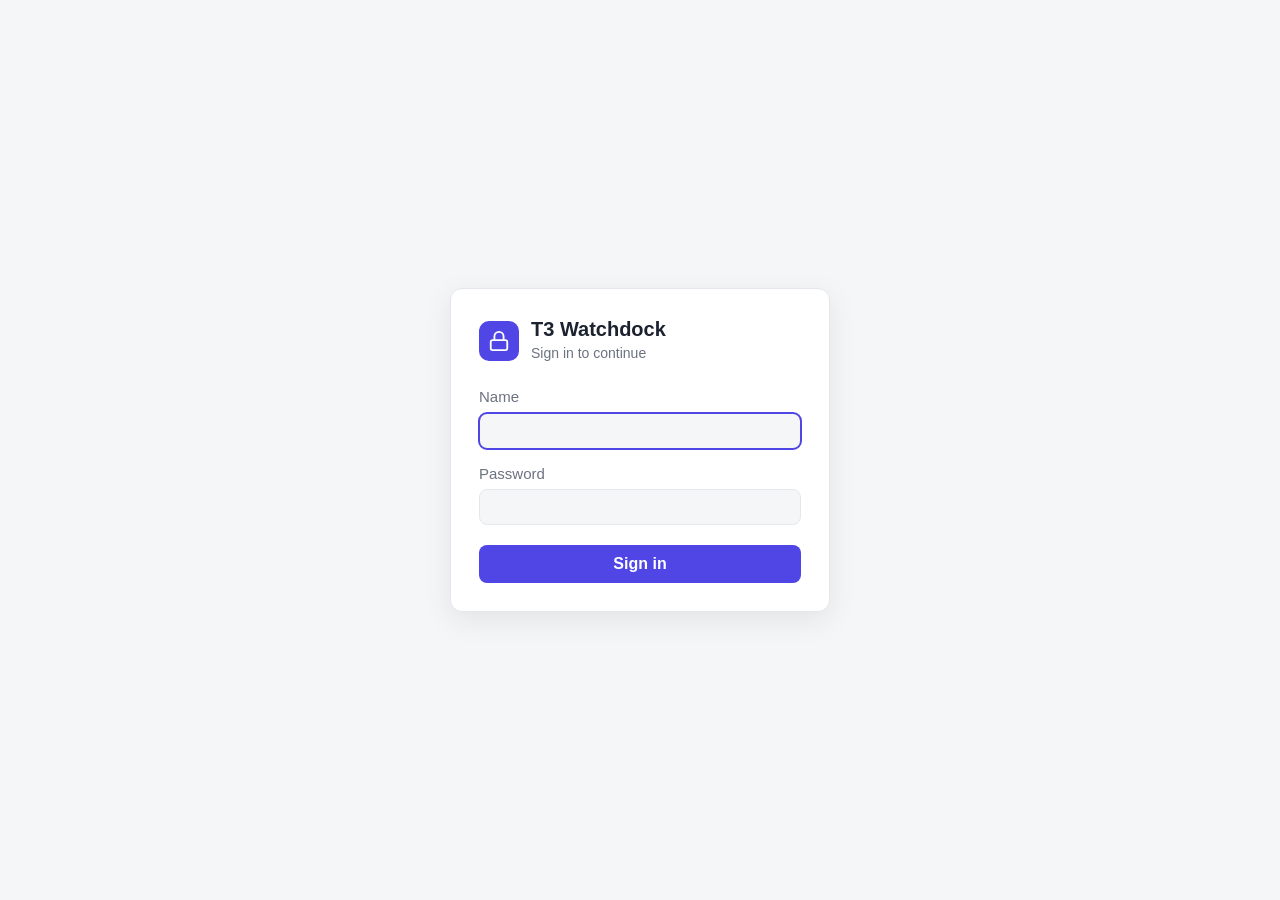
<file: static/login.html>
<!doctype html>
<html lang="en">
<head>
<meta charset="utf-8">
<meta name="viewport" content="width=device-width, initial-scale=1">
<title>T3 Watchdock – Sign in</title>
<script>
try { const t = localStorage.getItem("theme"), s = localStorage.getItem("style");
  if (t === "light" || t === "dark") document.documentElement.dataset.theme = t;
  if (s === "terminal" || s === "turbo" || s === "focus") document.documentElement.dataset.style = s; } catch (e) {}
</script>
<link rel="stylesheet" href="style.css">
<style>
  body.login-page { min-height: 100vh; margin: 0; display: grid; place-items: center; padding: 16px; box-sizing: border-box; background: var(--bg); }
  .login-card { width: 100%; max-width: 380px; box-sizing: border-box; padding: 28px; box-shadow: 0 8px 30px rgb(0 0 0 / .08); }
  .login-head { display: flex; align-items: center; gap: 12px; margin-bottom: 22px; }
  .login-logo { width: 40px; height: 40px; border-radius: 10px; display: grid; place-items: center; background: var(--acc); color: var(--acc-fg); flex: none; }
  .login-logo svg { width: 22px; height: 22px; fill: none; stroke: currentColor; stroke-width: 2; stroke-linecap: round; stroke-linejoin: round; }
  .login-head h1 { font-size: 20px; line-height: 1.2; }
  .login-head p { margin: 2px 0 0; color: var(--mut); font-size: 14px; }
  .login-card .field { margin-bottom: 14px; }
  .login-card input { box-sizing: border-box; }
  .login-card .btn { width: 100%; justify-content: center; margin-top: 6px; padding: 10px 14px; }
  .login-msg { display: none; margin: 0 0 14px; padding: 10px 12px; border-radius: 8px; font-size: 14px; line-height: 1.4;
    color: var(--err); border: 1px solid var(--err); background: color-mix(in srgb, var(--err) 8%, transparent); }
  .login-msg.show { display: block; }
</style>
</head>
<body class="login-page">
<main class="card login-card">
  <div class="login-head">
    <div class="login-logo" aria-hidden="true">
      <svg viewBox="0 0 24 24"><rect width="18" height="11" x="3" y="11" rx="2"/><path d="M7 11V7a5 5 0 0 1 10 0v4"/></svg>
    </div>
    <div><h1>T3 Watchdock</h1><p>Sign in to continue</p></div>
  </div>
  <form id="f" novalidate>
    <p class="login-msg" id="msg" role="alert"></p>
    <div class="field"><label for="name">Name</label>
      <input id="name" name="name" autocomplete="username" required autofocus></div>
    <div class="field"><label for="password">Password</label>
      <input id="password" name="password" type="password" autocomplete="current-password" required></div>
    <button class="btn" type="submit" id="go">Sign in</button>
  </form>
</main>
<script>
const f = document.getElementById("f"), msg = document.getElementById("msg"), go = document.getElementById("go");
const show = t => { msg.textContent = t; msg.classList.toggle("show", !!t); };
f.onsubmit = async ev => {
  ev.preventDefault();
  if (!f.name.value.trim() || !f.password.value) return show("Enter name and password.");
  show(""); go.disabled = true; go.textContent = "Signing in…";
  try {
    const r = await fetch("/api/login", {method: "POST", headers: {"Content-Type": "application/json"},
      body: JSON.stringify({name: f.name.value.trim(), password: f.password.value})});
    if (r.ok) return location.replace("/");
    show((await r.json()).error || `Error ${r.status}`);
  } catch (e) { show(e.message); }
  go.disabled = false; go.textContent = "Sign in";
  f.password.value = ""; f.password.focus();
};
</script>
</body>
</html>
</file>
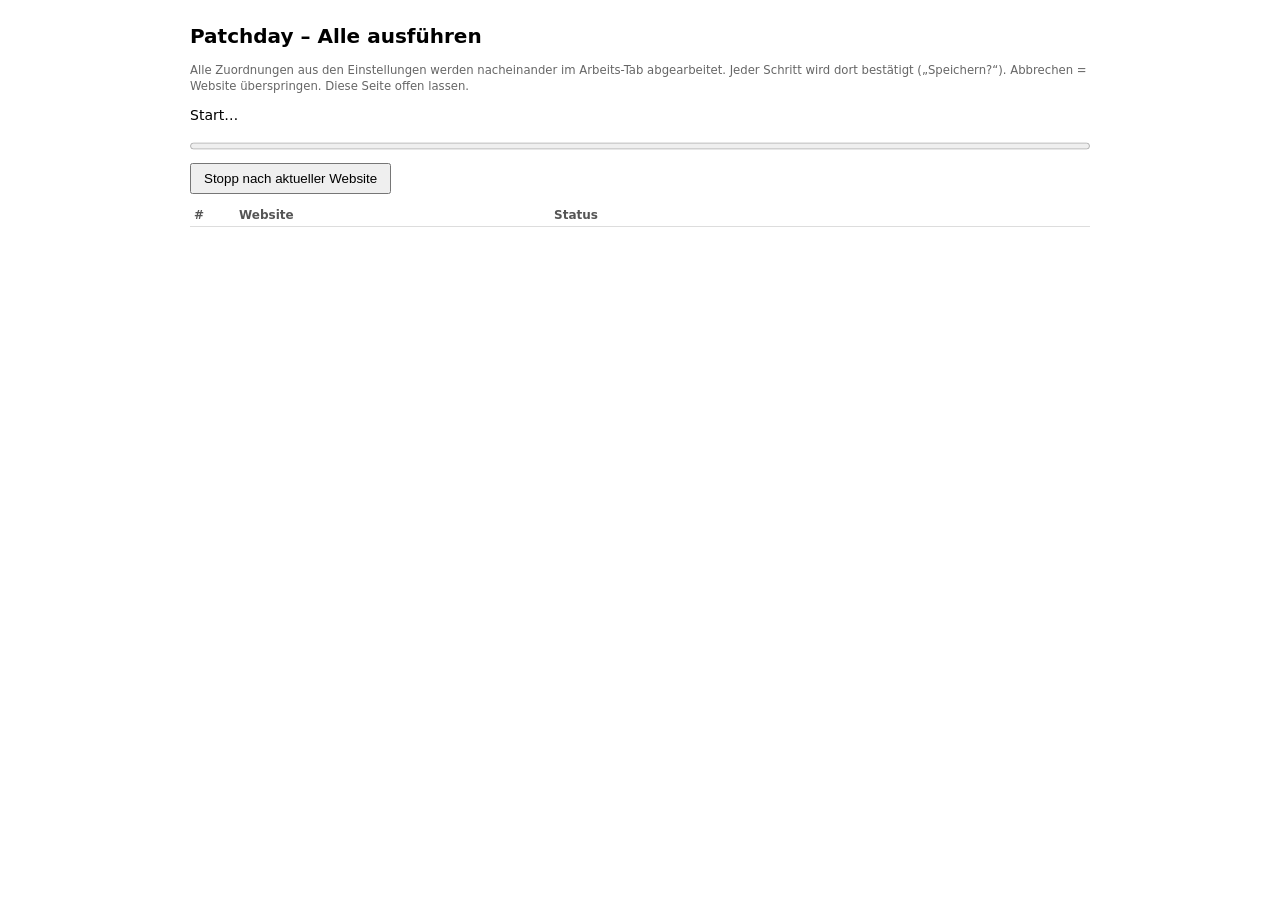
<file: plugins/gingco_patchday/chrome-extension/batch.html>
<!doctype html><html lang="de"><head><meta charset="utf-8"><title>Patchday – Alle ausführen</title>
<style>body{font:14px system-ui,sans-serif;max-width:900px;margin:24px auto;padding:0 16px}h1{font-size:20px}progress{width:100%;height:14px}table{width:100%;border-collapse:collapse;margin-top:10px}td,th{border-bottom:1px solid #ddd;padding:4px;text-align:left}th{font-size:12px;color:#555}button{padding:6px 12px;margin-top:10px;cursor:pointer}.ok{color:green}.err{color:#b00}.run{font-weight:600}small{color:#666}</style>
</head><body>
<h1>Patchday – Alle ausführen</h1>
<small>Alle Zuordnungen aus den Einstellungen werden nacheinander im Arbeits-Tab abgearbeitet. Jeder Schritt wird dort bestätigt („Speichern?“). Abbrechen = Website überspringen. Diese Seite offen lassen.</small>
<p><span id="txt">Start…</span></p>
<progress id="bar" value="0" max="1"></progress>
<button id="stop">Stopp nach aktueller Website</button>
<table><thead><tr><th style="width:5%">#</th><th style="width:35%">Website</th><th>Status</th></tr></thead><tbody id="list"></tbody></table>
<script src="shared.js"></script>
<script src="batch.js"></script>
</body></html>
</file>
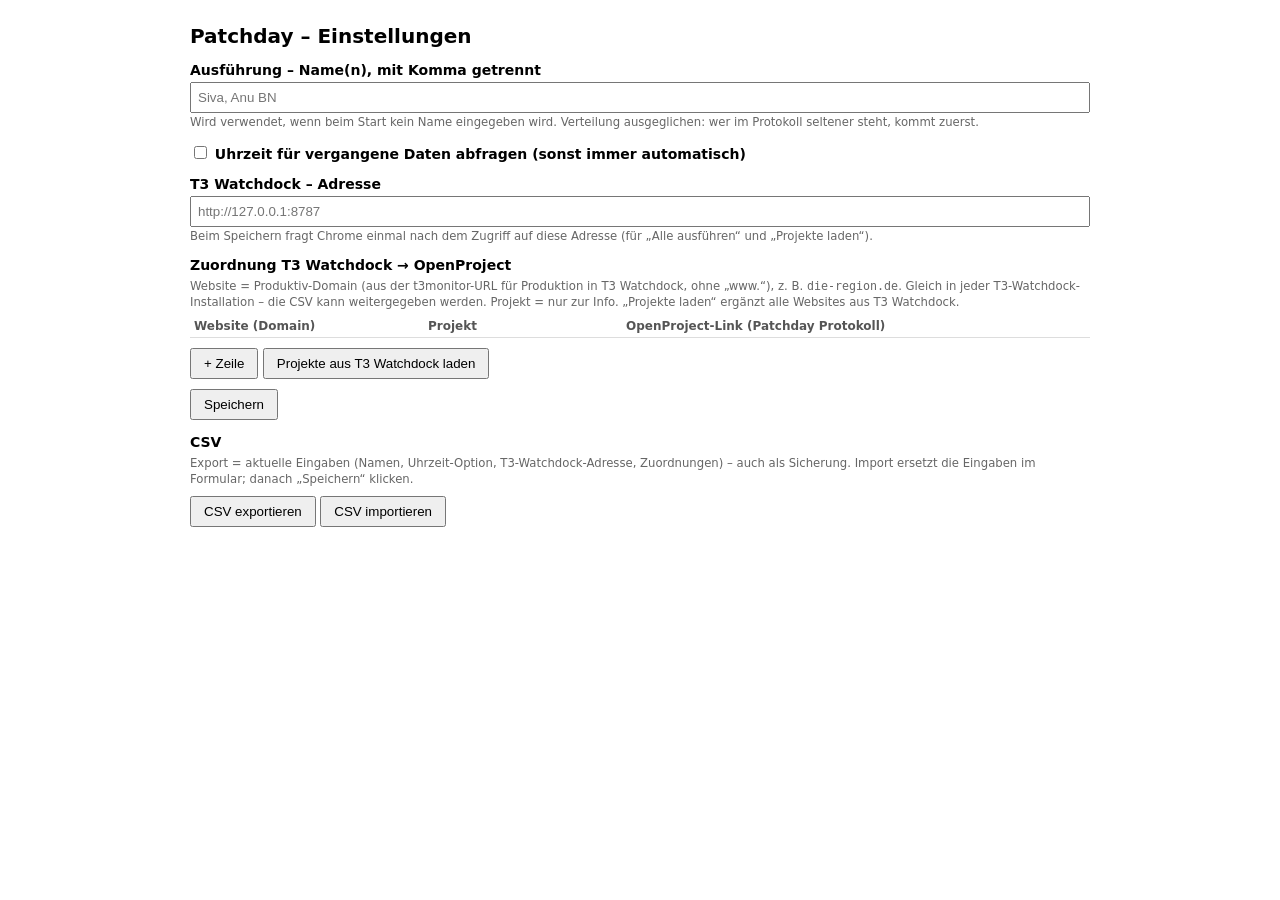
<file: plugins/gingco_patchday/chrome-extension/options.html>
<!doctype html><html lang="de"><head><meta charset="utf-8"><title>Patchday – Einstellungen</title>
<style>body{font:14px system-ui,sans-serif;max-width:900px;margin:24px auto;padding:0 16px}h1{font-size:20px}label{display:block;margin:14px 0 4px;font-weight:600}input[type=text],input[type=url]{width:100%;box-sizing:border-box;padding:6px}table{width:100%;border-collapse:collapse;margin-top:6px}td,th{border-bottom:1px solid #ddd;padding:4px;text-align:left}th{font-size:12px;color:#555}td input{width:100%;box-sizing:border-box;padding:5px}button{padding:6px 12px;margin-top:10px;cursor:pointer}.del{margin:0;padding:4px 8px}#msg{color:green;margin-left:10px}small{color:#666}</style>
</head><body>
<h1>Patchday – Einstellungen</h1>
<label for="names">Ausführung – Name(n), mit Komma getrennt</label>
<input type="text" id="names" placeholder="Siva, Anu BN">
<small>Wird verwendet, wenn beim Start kein Name eingegeben wird. Verteilung ausgeglichen: wer im Protokoll seltener steht, kommt zuerst.</small>
<label><input type="checkbox" id="askTime"> Uhrzeit für vergangene Daten abfragen (sonst immer automatisch)</label>
<label for="wd">T3 Watchdock – Adresse</label>
<input type="url" id="wd" placeholder="http://127.0.0.1:8787">
<small>Beim Speichern fragt Chrome einmal nach dem Zugriff auf diese Adresse (für „Alle ausführen“ und „Projekte laden“).</small>
<label>Zuordnung T3 Watchdock → OpenProject</label>
<small>Website = Produktiv-Domain (aus der t3monitor-URL für Produktion in T3 Watchdock, ohne „www.“), z. B. <code>die-region.de</code>. Gleich in jeder T3-Watchdock-Installation – die CSV kann weitergegeben werden. Projekt = nur zur Info. „Projekte laden“ ergänzt alle Websites aus T3 Watchdock.</small>
<table><thead><tr><th style="width:26%">Website (Domain)</th><th style="width:22%">Projekt</th><th>OpenProject-Link (Patchday Protokoll)</th><th></th></tr></thead><tbody id="map"></tbody></table>
<button id="addRow">+ Zeile</button> <button id="loadProjects">Projekte aus T3 Watchdock laden</button>
<div><button id="save">Speichern</button><span id="msg"></span></div>
<label>CSV</label>
<small>Export = aktuelle Eingaben (Namen, Uhrzeit-Option, T3-Watchdock-Adresse, Zuordnungen) – auch als Sicherung. Import ersetzt die Eingaben im Formular; danach „Speichern“ klicken.</small>
<div><button id="exportCsv">CSV exportieren</button> <button id="importCsv">CSV importieren</button><input type="file" id="csvFile" accept=".csv,text/csv" hidden></div>
<script src="shared.js"></script>
<script src="options.js"></script>
</body></html>
</file>
<file: static/style.css>
:root{
  color-scheme:light;
  --bg:#f5f6f8;--card:#fff;--fg:#1c2230;--mut:#6b7280;--bd:#e4e7eb;--hover:#f0f2f5;
  --acc:#4f46e5;--acc-fg:#fff;--ok:#15803d;--err:#b91c1c;--run:#b45309;--chip:#eef0f4;
}
/* Theme: auto (follows the system) unless the header switch sets data-theme="light" or "dark" */
@media (prefers-color-scheme:dark){:root:not([data-theme="light"]){
  color-scheme:dark;
  --bg:#0f1115;--card:#171a21;--fg:#e6e8ec;--mut:#9aa1ad;--bd:#272c36;--hover:#1e222b;
  --acc:#818cf8;--acc-fg:#0f1115;--ok:#4ade80;--err:#f87171;--run:#fbbf24;--chip:#232833;
}}
:root[data-theme="dark"]{
  color-scheme:dark;
  --bg:#0f1115;--card:#171a21;--fg:#e6e8ec;--mut:#9aa1ad;--bd:#272c36;--hover:#1e222b;
  --acc:#818cf8;--acc-fg:#0f1115;--ok:#4ade80;--err:#f87171;--run:#fbbf24;--chip:#232833;
}
/* Style "terminal" (header selector): monospace, square, prompt look; light = paper terminal, dark = phosphor */
:root[data-style="terminal"]{
  color-scheme:light;
  --bg:#fdf6e3;--card:#fffbef;--fg:#073642;--mut:#5f7379;--bd:#ddd3b8;--hover:#f3ecd6;
  --acc:#0f6e64;--acc-fg:#fdf6e3;--ok:#4f7a00;--err:#c2261d;--run:#a0590f;--chip:#eee6cc;
}
@media (prefers-color-scheme:dark){:root[data-style="terminal"]:not([data-theme="light"]){
  color-scheme:dark;
  --bg:#0b0e0b;--card:#101510;--fg:#d2f2d2;--mut:#7f9c7f;--bd:#243124;--hover:#172117;
  --acc:#39d353;--acc-fg:#0b0e0b;--ok:#39d353;--err:#ff6b6b;--run:#e3b341;--chip:#1a251a;
}}
:root[data-style="terminal"][data-theme="dark"]{
  color-scheme:dark;
  --bg:#0b0e0b;--card:#101510;--fg:#d2f2d2;--mut:#7f9c7f;--bd:#243124;--hover:#172117;
  --acc:#39d353;--acc-fg:#0b0e0b;--ok:#39d353;--err:#ff6b6b;--run:#e3b341;--chip:#1a251a;
}
/* Style "turbo" (Turbo C++ DOS IDE look, 16-colour CGA palette): dark = classic blue editor, light = grey dialog */
:root[data-style="turbo"]{
  color-scheme:light;
  --bg:#aaaaaa;--card:#c0c0c0;--fg:#000000;--mut:#333333;--bd:#000000;--hover:#b4b4b4;
  --acc:#0000aa;--acc-fg:#ffffff;--ok:#006600;--err:#aa0000;--run:#884400;--chip:#d6d6d6;
}
@media (prefers-color-scheme:dark){:root[data-style="turbo"]:not([data-theme="light"]){
  color-scheme:dark;
  --bg:#0000aa;--card:#0000aa;--fg:#ffffff;--mut:#aaaaaa;--bd:#ffffff;--hover:#000080;
  --acc:#ffff55;--acc-fg:#000000;--ok:#55ff55;--err:#ff5555;--run:#ffaa55;--chip:#000080;
}}
:root[data-style="turbo"][data-theme="dark"]{
  color-scheme:dark;
  --bg:#0000aa;--card:#0000aa;--fg:#ffffff;--mut:#aaaaaa;--bd:#ffffff;--hover:#000080;
  --acc:#ffff55;--acc-fg:#000000;--ok:#55ff55;--err:#ff5555;--run:#ffaa55;--chip:#000080;
}
*{box-sizing:border-box}
body{margin:0;background:var(--bg);color:var(--fg);font:17px/1.5 -apple-system,BlinkMacSystemFont,"Segoe UI",sans-serif}
a{color:var(--acc);text-decoration:none}
header{background:var(--card);border-bottom:1px solid var(--bd);position:sticky;top:0;z-index:5}
.bar{max-width:1440px;margin:0 auto;padding:0 16px;height:56px;display:flex;align-items:center;gap:24px}
.brand{font-weight:700;font-size:18px;color:var(--fg)}
nav{display:flex;gap:4px;flex:1}
nav a{color:var(--mut);padding:6px 12px;border-radius:6px;font-weight:500}
nav a.on,nav a:hover{color:var(--fg);background:var(--hover)}
.pill{font-size:15px;padding:3px 10px;border-radius:12px;background:var(--chip);color:var(--mut);white-space:nowrap}
.pill.bad{color:var(--err)}
.theme-btn{border:1px solid var(--bd);cursor:pointer;font:inherit;font-size:15px;color:var(--fg)}
.theme-btn:hover{background:var(--hover)}
a.theme-btn#profileBtn.on{color:var(--acc);border-color:var(--acc)}
.hdr-tools{display:flex;gap:8px;align-items:center}
/* terminal style */
[data-style="terminal"] body,[data-style="terminal"] input,[data-style="terminal"] select,[data-style="terminal"] button,
[data-style="terminal"] textarea,[data-style="terminal"] #toast{font-family:"SF Mono",ui-monospace,Menlo,Monaco,Consolas,"Liberation Mono",monospace}
[data-style="terminal"] body{font-size:16px;line-height:1.55}
[data-style="terminal"] *,[data-style="terminal"] *::before,[data-style="terminal"] *::after{border-radius:0!important}
[data-style="terminal"] ::selection{background:var(--acc);color:var(--acc-fg)}
[data-style="terminal"] input,[data-style="terminal"] select{caret-color:var(--acc)}
[data-style="terminal"] .brand::before{content:"$ ~/";color:var(--acc)}
[data-style="terminal"] .brand::after{content:"▌";color:var(--acc);margin-left:3px;animation:blink 1.1s steps(1) infinite}
@keyframes blink{50%{opacity:0}}
@media (prefers-reduced-motion:reduce){[data-style="terminal"] .brand::after{animation:none}}
[data-style="terminal"] .brand{text-transform:lowercase;letter-spacing:0}
[data-style="terminal"] nav a{font-weight:400}
[data-style="terminal"] nav a::before{content:"./";color:var(--mut)}
[data-style="terminal"] nav a.on{background:transparent;color:var(--acc);box-shadow:inset 0 -2px 0 var(--acc)}
[data-style="terminal"] h1::before{content:"# ";color:var(--acc)}
[data-style="terminal"] .card>h2::before,[data-style="terminal"] .sec-title::before{content:"## ";color:var(--acc)}
[data-style="terminal"] .btn{background:transparent;color:var(--acc);border:1px solid var(--acc);font-weight:500}
[data-style="terminal"] .btn:hover:not(:disabled){background:var(--acc);color:var(--acc-fg)}
[data-style="terminal"] .btn.sec{color:var(--fg);border-color:var(--bd)}
[data-style="terminal"] .btn.sec:hover:not(:disabled){background:var(--hover);color:var(--fg);border-color:var(--fg)}
[data-style="terminal"] .btn.danger{color:var(--err);border-color:var(--err)}
[data-style="terminal"] .btn.danger:hover:not(:disabled){background:var(--err);color:var(--bg)}
[data-style="terminal"] .card,[data-style="terminal"] .pcard{box-shadow:none}
[data-style="terminal"] .pcard:hover{border-color:var(--acc)}
/* Terminal project cards: same height everywhere (min-height, so a card with unusually long content still grows instead of clipping),
   roomier inside; the CI/CD line sits at the bottom below a dashed rule */
[data-style="terminal"] .grid{gap:18px}
[data-style="terminal"] .env-l{display:none}
[data-style="terminal"] .env-s{display:inline}
[data-style="terminal"] .focus-project-run .runst-full{display:none}
[data-style="terminal"] .runst-info{display:inline-flex}
[data-style="terminal"] .focus-project{display:flex;flex-direction:column;gap:14px;min-height:232px;padding:20px 22px}
[data-style="terminal"] .focus-project-name{white-space:nowrap;overflow:hidden;text-overflow:ellipsis}
[data-style="terminal"] .focus-monitoring{margin-top:0;gap:8px}
[data-style="terminal"] .focus-monitor{padding:3px 10px}
[data-style="terminal"] .focus-updates{display:flex;flex-direction:column;gap:6px;font-size:13px}
[data-style="terminal"] .upd-row{display:flex;flex-wrap:wrap;align-items:center;gap:6px}
[data-style="terminal"] .upd-env{color:var(--mut);min-width:3ch}
[data-style="terminal"] .upd-chip{display:inline-flex;align-items:center;gap:3px;padding:2px 4px;border:1px solid currentColor;background:color-mix(in srgb,currentColor 8%,var(--card));cursor:default}
[data-style="terminal"] .upd-chip .ic{width:18px;height:18px}
[data-style="terminal"] .upd-chip.sev0{border-color:transparent;background:transparent}
[data-style="terminal"] .focus-project-run{display:flex;flex-wrap:wrap;align-items:center;gap:8px;margin-top:auto;padding-top:14px;border-top:1px dashed var(--bd)}
[data-style="terminal"] table:not(.typo3-overview) th{text-transform:lowercase}
[data-style="terminal"] #toast{border-left-width:4px}
/* turbo style */
[data-style="turbo"] body,[data-style="turbo"] input,[data-style="turbo"] select,[data-style="turbo"] button,
[data-style="turbo"] textarea,[data-style="turbo"] #toast{font-family:"SF Mono",ui-monospace,Menlo,Monaco,Consolas,"Liberation Mono",monospace}
[data-style="turbo"] body{font-size:16px;line-height:1.55;scrollbar-color:#00aaaa #000080}
[data-style="turbo"] *,[data-style="turbo"] *::before,[data-style="turbo"] *::after{border-radius:0!important}
[data-style="turbo"] ::selection{background:#00aaaa;color:#000}
[data-style="turbo"] header{background:#aaaaaa;border-bottom:0}
[data-style="turbo"] .bar{height:34px}
[data-style="turbo"] .brand{color:#000;font-weight:400}
[data-style="turbo"] .brand::before{content:"≡ ";color:#000}
[data-style="turbo"] nav a{color:#000;font-weight:400;padding:2px 10px}
[data-style="turbo"] nav a::first-letter{color:#aa0000}
[data-style="turbo"] nav a.on,[data-style="turbo"] nav a:hover{background:#00aa00;color:#000}
[data-style="turbo"] header .pill{background:#aaaaaa;color:#000;border:0}
[data-style="turbo"] header .pill.bad{color:#aa0000}
[data-style="turbo"] .card,[data-style="turbo"] .pcard{border:3px double var(--bd);box-shadow:none}
[data-style="turbo"] .card>h2,[data-style="turbo"] .sec-title{display:table;margin:-30px auto 12px;padding:0 8px;background:var(--card);
  color:var(--fg);font-size:16px;font-weight:600;line-height:20px}
[data-style="turbo"] .card>h2::before,[data-style="turbo"] .sec-title::before{content:"[■] ";color:var(--ok)}
[data-style="turbo"] h1{color:var(--acc)}
[data-style="turbo"] .pcard:hover{border-color:var(--acc)}
[data-style="turbo"] .btn{background:#00aa00;color:#000;border:0;box-shadow:3px 3px 0 #000;font-weight:400}
[data-style="turbo"] .btn:active:not(:disabled){transform:translate(2px,2px);box-shadow:1px 1px 0 #000}
[data-style="turbo"] .btn.sec{background:#aaaaaa;color:#000}
[data-style="turbo"] .btn.danger{background:#aa0000;color:#fff;border:0}
[data-style="turbo"] input,[data-style="turbo"] select{background:#00aaaa;color:#000;border:0;caret-color:#000}
[data-style="turbo"] input::placeholder{color:#004c4c}
[data-style="turbo"] th{color:var(--acc);font-weight:400}
[data-style="turbo"] .chip{color:var(--fg)}
[data-style="turbo"] #toast{border:3px double #fff;box-shadow:4px 4px 0 #000}
main{max-width:1440px;margin:0 auto;padding:28px 16px 60px}
.head{display:flex;align-items:flex-start;justify-content:space-between;gap:16px;flex-wrap:wrap;margin-bottom:20px}
h1{font-size:25px;margin:0}h2{font-size:18px;margin:0 0 12px}
.sub{color:var(--mut);font-size:16px;margin-top:2px}
.crumb{font-size:16px;color:var(--mut);margin-bottom:6px}
.card{background:var(--card);border:1px solid var(--bd);border-radius:12px;padding:18px}
.stack>*+*{margin-top:16px}
.grid{display:grid;grid-template-columns:repeat(auto-fill,minmax(300px,1fr));gap:14px}
.two{display:grid;grid-template-columns:minmax(0,1.6fr) minmax(0,1fr);gap:16px;align-items:start}
@media (max-width:820px){.two{grid-template-columns:1fr}.bar{gap:12px}.brand{display:none}}
.pcard{display:block;color:inherit;background:var(--card);border:1px solid var(--bd);border-radius:12px;padding:16px;transition:border-color .15s}
.pcard:hover{border-color:var(--acc)}
.pcard .name{font-weight:600;font-size:18px}
/* Projects page (layout for every style; the style only sets colours and fonts) */
.env-s{display:none}
.runst-info{display:none;position:relative;z-index:1;padding:2px;border:0;background:none;color:var(--acc);cursor:pointer;line-height:0}
.runst-tip{position:absolute;bottom:calc(100% + 8px);left:50%;transform:translateX(-50%);z-index:5;padding:6px 10px;border:1px solid var(--acc);background:var(--card);color:var(--fg);font-size:13px;line-height:1.4;white-space:nowrap;visibility:hidden;opacity:0;transition:opacity .12s;pointer-events:none}
.runst-info:hover .runst-tip,.runst-info:focus-visible .runst-tip,.runst-info.open .runst-tip{visibility:visible;opacity:1}
.grid{grid-template-columns:repeat(auto-fit,minmax(min(100%,320px),1fr))}
.pcard{padding:16px;overflow-wrap:anywhere}
.pcard:hover{background:var(--hover)}
.focus-project{display:block;position:relative;min-height:124px}
.focus-project-link{display:flex;align-items:center;gap:12px;min-height:28px;color:var(--fg)}
.focus-project-link::after{content:"";position:absolute;inset:0;border-radius:inherit}
.focus-project:focus-within{border-color:var(--acc)}
.focus-project-name{flex:1;min-width:0}
.focus-project-arrow{color:var(--mut)}
.focus-avatar{position:relative;flex:0 0 28px;height:28px;display:grid;place-items:center;overflow:hidden;border-radius:6px;background:var(--chip);color:var(--acc);font-size:12px}
.focus-avatar img{position:absolute;inset:0;width:100%;height:100%;object-fit:cover;background:var(--card)}
.focus-project a:hover{text-decoration:underline}
.focus-project-run{margin-top:10px}
.focus-updates{display:none}
.focus-monitoring{display:flex;flex-wrap:wrap;gap:4px 6px;margin-top:6px}
.focus-monitor{display:inline-flex;align-items:center;gap:6px;padding:2px 7px;border:1px solid var(--bd);border-radius:5px;color:var(--mut);font-size:13px}
.focus-monitor.is-configured{background:color-mix(in srgb,var(--ok) 9%,var(--card));color:var(--ok)}
.focus-monitor.is-pending{background:color-mix(in srgb,var(--run) 10%,var(--card));color:var(--run)}
.focus-monitor.is-configured::before,
.focus-monitor.is-pending::before,
.focus-monitor.is-disabled::before{content:"";width:6px;height:6px;border:1px solid currentColor;border-radius:50%}
.focus-monitor.is-configured::before{background:currentColor}
.focus-monitor.is-disabled::before{border-style:dashed}
.focus-monitor.is-disabled{background:color-mix(in srgb,var(--mut) 9%,var(--card))}
.focus-project-run a{position:relative;z-index:1}
.owner-av{position:absolute;z-index:1;right:16px;bottom:16px;width:30px;height:30px;display:grid;place-items:center;overflow:hidden;border-radius:50%;background:var(--acc);color:var(--acc-fg);font-size:12px;font-weight:700;cursor:default}
.owner-av img{width:100%;height:100%;object-fit:cover;display:block}
[data-style="turbo"] .owner-av{border-radius:0}
.focus-project:has(.owner-av) .focus-project-run{padding-right:40px}
.typo3-overview th{white-space:nowrap}
.typo3-overview td a{font-weight:600}
.typo3-overview td{vertical-align:top}
.focus-env-health{display:flex;flex-wrap:wrap;gap:4px;margin-top:6px}
.focus-env-health .hchip{gap:4px;padding:1px 8px;font-size:13px;cursor:default}
.focus-env-health .hchip .ic{width:14px;height:14px}
.focus-env-health .hchip.sev0{background:transparent;border-color:transparent;color:var(--mut);padding-inline:0}
.overview-options{display:flex;flex-wrap:wrap;align-items:center;gap:8px 12px}
.overview-options select{width:auto}
.focus-row-number{display:table-cell;width:1%;color:var(--mut)}
#view[data-pview] [data-secondary-copy]{display:none}
.chips{display:flex;flex-wrap:wrap;gap:6px;margin-top:10px}
.chip{font-size:15px;padding:2px 8px;border-radius:10px;background:var(--chip);color:var(--mut)}
.chip.ref{font-family:ui-monospace,Menlo,monospace;color:var(--fg)}
.last{margin-top:12px;padding-top:10px;border-top:1px solid var(--bd);font-size:15px;color:var(--mut)}
.btn{display:inline-flex;align-items:center;gap:6px;background:var(--acc);color:var(--acc-fg);border:0;border-radius:8px;padding:8px 14px;font-size:16px;font-weight:600;cursor:pointer}
.btn.sec{background:transparent;color:var(--fg);border:1px solid var(--bd)}
.btn.danger{background:transparent;color:var(--err);border:1px solid var(--err)}
.btn.sm{padding:4px 10px;font-size:15px}
.btn:disabled{opacity:.5;cursor:default}
.actions{display:flex;gap:8px;flex-wrap:wrap}
table{width:100%;border-collapse:collapse}
th,td{text-align:left;padding:8px 6px;border-bottom:1px solid var(--bd);vertical-align:middle}
th{color:var(--mut);font-weight:500;font-size:15px}
.typo3-overview th{font-size:17px;font-weight:700}
tr:last-child td{border-bottom:0}
.wrap{overflow-x:auto}
dl{display:grid;grid-template-columns:auto 1fr;gap:6px 14px;margin:0;font-size:16px}
dt{color:var(--mut)}dd{margin:0;word-break:break-word}
.project-config h2{margin-bottom:0}
.project-config section{padding-top:12px}
.project-config section+section{border-top:1px solid var(--bd);margin-top:12px}
.project-config h3{display:flex;flex-wrap:wrap;align-items:baseline;justify-content:space-between;gap:4px 12px;font-size:16px;margin:0}
.project-config h3 code{background:var(--chip);border-radius:5px;padding:1px 6px;overflow-wrap:anywhere}
.project-config .config-status{font-size:14px;font-weight:600;margin:0}
.project-config dl{grid-template-columns:minmax(0,7em) minmax(0,1fr);margin-top:6px}
.project-config dd{overflow-wrap:anywhere}
.system-overview{margin-bottom:16px}
.system-overview-heading{display:flex;align-items:center;justify-content:space-between;flex-wrap:wrap;gap:8px 12px;margin-bottom:12px}
.system-overview-heading h2{margin:0}
.system-environments{display:grid;grid-template-columns:repeat(2,minmax(0,1fr));gap:12px}
.system-environments section{min-width:0;border:1px solid var(--bd);border-radius:8px;padding:14px}
.system-environments h3{font-size:16px;margin:0 0 10px}
.system-details{font-size:15px;color:var(--mut)}
.system-details dl{grid-template-columns:repeat(2,minmax(0,1fr));gap:8px 16px}
.system-details dt,.system-check{font-size:14px}
.system-details dd{color:var(--fg);font-weight:600;word-break:normal;overflow-wrap:anywhere}
.system-health{display:flex;flex-wrap:wrap;gap:4px 12px;margin-top:12px;padding-top:8px;border-top:1px solid var(--bd)}
.system-health .sub{font-size:inherit;margin:0}
.system-check{margin-top:4px}
@media (max-width:640px){.system-environments{grid-template-columns:minmax(0,1fr)}}
.st{font-weight:600;font-size:15px}
.s-success{color:var(--ok)}.s-failed,.s-canceled{color:var(--err)}
.s-running,.s-pending,.s-created,.s-preparing,.s-waiting_for_resource{color:var(--run)}.s-manual,.s-scheduled{color:var(--acc)}
.runs a{display:flex;justify-content:space-between;gap:8px;padding:8px 6px;border-bottom:1px solid var(--bd);color:inherit;font-size:16px}
.runs a:hover,.runs a.on{background:var(--hover)}
.runs a:last-child{border-bottom:0}
.empty{color:var(--mut);font-size:16px;padding:8px 0}
form .sec-title{font-weight:600;margin:4px 0 10px}
.fields{display:grid;grid-template-columns:repeat(auto-fit,minmax(220px,1fr));gap:12px}
label{display:block;font-size:15px;color:var(--mut);margin-bottom:4px}
input,select{width:100%;background:var(--bg);color:var(--fg);border:1px solid var(--bd);border-radius:8px;padding:8px 10px;font-size:16px}
input:focus,select:focus{outline:2px solid var(--acc);outline-offset:-1px}
.check{display:flex;align-items:center;gap:8px;font-size:16px;color:var(--fg)}
.check input{width:auto}
.hint{font-size:15px;color:var(--mut);margin-top:4px}
.danger-zone{border-color:var(--err)}
#toast{position:fixed;top:64px;right:16px;max-width:min(440px,calc(100vw - 32px));display:flex;gap:10px;align-items:flex-start;
  background:#15803d;color:#fff;padding:14px 14px 14px 16px;border-radius:10px;border-left:6px solid rgba(255,255,255,.6);
  font-size:17px;font-weight:600;line-height:1.4;box-shadow:0 12px 32px rgba(0,0,0,.4);
  opacity:0;transform:translateX(28px);transition:opacity .25s,transform .25s;pointer-events:none;cursor:pointer;z-index:50}
#toast.show{opacity:1;transform:none;pointer-events:auto}#toast.err{background:#b91c1c}
#toast .ico{font-size:19px}#toast .tmsg{flex:1;word-break:break-word}#toast .x{opacity:.75;font-weight:400;padding-left:6px}
code{font-family:ui-monospace,Menlo,monospace;font-size:15px}
.full{margin-top:16px}
.badge{display:inline-block;font-size:15px;font-weight:600;padding:2px 9px;border-radius:10px;background:var(--chip);color:var(--fg)}
.sev-2{color:var(--err)}.sev-1{color:var(--run)}.sev0{color:var(--ok)}.sev--1,.sev--2{color:var(--mut)}
.badge.sev-2{background:color-mix(in srgb,var(--err) 14%,transparent)}.badge.sev-1{background:color-mix(in srgb,var(--run) 14%,transparent)}
.badge.sev0{background:color-mix(in srgb,var(--ok) 14%,transparent)}
.kpis{display:grid;grid-template-columns:repeat(auto-fit,minmax(150px,1fr));gap:12px;margin-bottom:16px}
.kpi{border:1px solid var(--bd);border-radius:10px;padding:10px 12px}
.kpi .v{font-size:21px;font-weight:700;margin-top:2px}
.srv{display:grid;grid-template-columns:repeat(auto-fit,minmax(170px,1fr));border:1px solid var(--bd);border-radius:10px;margin:-4px 0 16px}
.srv>div{padding:8px 12px;min-width:0;border-left:1px solid var(--bd)}
.srv>div:first-child{border-left:0}
.srv-v{font-weight:600;font-size:16px;margin-top:2px;overflow-wrap:anywhere}
details{border-top:1px solid var(--bd);padding-top:10px;margin-top:14px}
summary{cursor:pointer;font-weight:600;font-size:17px;margin-bottom:8px}
details.t3env{margin-top:18px}
details.t3env>summary{display:flex;flex-wrap:wrap;align-items:center;gap:6px 14px;margin:0;font-size:19px;list-style:none}
details.t3env>summary::-webkit-details-marker{display:none}
details.t3env>summary::before{content:"▸";color:var(--mut);width:12px}
details.t3env[open]>summary::before{content:"▾"}
details.t3env[open]>summary{margin-bottom:14px;padding-bottom:12px;border-bottom:1px solid var(--bd)}
tr.upd>td{background:color-mix(in srgb,var(--acc) 8%,transparent)}
tr.upd.major>td{background:color-mix(in srgb,var(--run) 12%,transparent)}
.upd-table td{white-space:nowrap}
.upd-table td.rel-sum{max-width:360px;overflow:hidden;text-overflow:ellipsis}
.upd-table td.act{text-align:center;color:var(--mut)}
.upd-table tr.removed td.act{color:var(--err)}
.upd-table tr.added td.act{color:var(--ok)}
.upd-table tr.core>td{background:color-mix(in srgb,var(--ok) 16%,transparent);font-weight:600}
.upd-v{color:var(--acc);font-weight:600}tr.major .upd-v{color:var(--run)}
.chip.major{background:color-mix(in srgb,var(--run) 22%,transparent);color:var(--run);font-weight:600}
.chip.elts{font-size:12px;padding:1px 6px;vertical-align:middle;color:var(--fg);font-weight:600}
tr[data-ext]{cursor:pointer}tr[data-ext]:hover>td{box-shadow:inset 0 0 0 999px color-mix(in srgb,var(--fg) 5%,transparent)}
tr[data-ext] .tw{display:inline-block;width:12px;color:var(--mut)}
tr.cl-row>td{padding:0 0 12px}
.cl-box{border-left:3px solid var(--acc);background:var(--bg);border-radius:6px;padding:12px 16px;font-size:16px;line-height:1.55}
.cl-box.major{border-left-color:var(--run)}
.cl-head{display:flex;flex-wrap:wrap;gap:6px 14px;align-items:baseline;margin-bottom:8px}
.cl-body{max-height:440px;overflow:auto;border-top:1px solid var(--bd);padding-top:8px}
.cl-body .md-h{font-weight:700;margin:12px 0 4px}.cl-body .md-h:first-child{margin-top:0}
.cl-body ul,.cl-body ol{margin:4px 0;padding-left:20px}.cl-body p{margin:6px 0}
.cl-body pre{white-space:pre-wrap;background:var(--chip);padding:8px;border-radius:6px;font-size:15px}
table.checks td:nth-child(3){width:55%}table.checks td:nth-child(4){max-width:320px;word-break:break-word}
table.checks td:nth-child(1),table.checks td:nth-child(2){white-space:nowrap}
.msg{color:var(--mut);font-size:15px;margin-top:2px}
.tl{list-style:none;margin:0;padding:0}
.tl li{padding:8px 0 8px 14px;border-left:2px solid var(--bd);margin-left:4px}
.tl .when{font-size:15px;color:var(--mut)}
.tl ul{margin:4px 0 0;padding-left:18px;font-size:16px}

[hidden]{display:none!important}   /* themes must not override the hidden attribute */
.extupd{background:color-mix(in srgb,var(--acc) 12%,transparent)}
.extupd.major{background:color-mix(in srgb,var(--run) 16%,transparent)}
.srvlegend .upd,.srvlegend .diff{color:var(--run);font-weight:700}
.srvtags{display:flex;flex-wrap:wrap;gap:4px;margin-top:4px}
.srvtag{font-size:14px;padding:1px 6px;border-radius:6px;background:var(--chip);white-space:nowrap}
.srvtag .h{font-size:12px;font-weight:700;text-transform:uppercase;letter-spacing:.04em;color:var(--mut)}
.srvtag.diff{color:var(--run);font-weight:700}
/* Confirmation dialog for destructive actions (type the name to confirm) */
.confirm-dlg{background:var(--card);color:var(--fg);border:1px solid var(--bd);border-radius:10px;padding:20px;
  max-width:440px;width:calc(100% - 32px);box-sizing:border-box}
.confirm-dlg::backdrop{background:rgb(0 0 0 / .5)}
.confirm-dlg h2{margin:0 0 8px;color:var(--err)}
.confirm-dlg input{display:block;width:100%;box-sizing:border-box;margin:6px 0 14px}
.confirm-dlg .actions{display:flex;justify-content:flex-end;gap:8px}

/* Focus shares the app's components, routes, and light/dark preference. */
:root[data-style="focus"]{
  --bg:light-dark(#fbfaf8,#181818);
  --card:light-dark(#fff,#202020);
  --fg:light-dark(#262521,#efede8);
  --mut:light-dark(#625f58,#b8b3a9);
  --bd:light-dark(#e5e1d9,#373532);
  --hover:light-dark(#f1eee8,#2b2926);
  --acc:light-dark(#785314,#f0c574);
  --acc-fg:light-dark(#fff,#201810);
  --chip:var(--hover);
}

[data-style="focus"] [data-secondary-copy]{display:none}
[data-style="focus"] :focus-visible{outline:2px solid var(--acc);outline-offset:3px}
[data-style="focus"] .bar{height:auto;min-height:60px;gap:16px;padding:8px 24px}
[data-style="focus"] .brand{white-space:nowrap}
[data-style="focus"] nav a{font-size:15px}
[data-style="focus"] nav a.on{font-weight:700}
[data-style="focus"] main{padding:32px 24px 64px}
[data-style="focus"] h1{font-size:30px;line-height:1.2;letter-spacing:-.025em}
[data-style="focus"] .head{align-items:center}
[data-style="focus"] .card,
[data-style="focus"] .pcard{border-radius:8px}
[data-style="focus"] .card{padding:20px;min-width:0}
[data-style="focus"] .fields{grid-template-columns:repeat(auto-fit,minmax(min(100%,220px),1fr))}
[data-style="focus"] .chip,
[data-style="focus"] .badge{border-radius:5px}
[data-style="focus"] .btn:hover:not(:disabled){filter:brightness(.92)}
[data-style="focus"] .btn.sec:hover:not(:disabled),
[data-style="focus"] .btn.danger:hover:not(:disabled){background:var(--hover);filter:none}
[data-style="focus"] th,
[data-style="focus"] td{padding:10px 12px}

@media (max-width:820px){
  [data-style="focus"] header{position:static}
  [data-style="focus"] .bar{flex-wrap:wrap;gap:8px 12px;padding-inline:16px}
  [data-style="focus"] nav{order:1;flex:0 0 100%;flex-wrap:wrap}
  [data-style="focus"] nav a{padding-inline:8px}
  [data-style="focus"] main{padding:24px 16px 48px}
}

.scheduler-days-label{font-size:15px;color:var(--mut);margin-bottom:4px}
[data-style="focus"] .scheduler-task-heading{padding-bottom:12px;border-bottom:1px solid var(--bd)}
[data-style="focus"] .scheduler-status{grid-template-columns:auto minmax(0,1fr);align-content:start}
[data-style="focus"] .scheduler-fields{grid-template-columns:minmax(0,1.5fr) minmax(0,1fr)}
[data-style="focus"] .scheduler-fields input,
[data-style="focus"] .scheduler-fields select{min-width:0}
[data-style="focus"] .scheduler-days .check{margin:0;padding:4px 8px;border:1px solid var(--bd);border-radius:5px}
[data-style="focus"] .scheduler-save{justify-content:flex-end;padding-top:12px;border-top:1px solid var(--bd)}

@media (min-width:900px){
  [data-style="focus"] .scheduler-task{display:grid;grid-template-columns:minmax(0,1fr) minmax(0,1fr);column-gap:24px;align-items:start}
  [data-style="focus"] .scheduler-task-heading,
  [data-style="focus"] .scheduler-save{grid-column:1/-1}
  [data-style="focus"] .scheduler-status{grid-column:1;grid-row:2/5}
  [data-style="focus"] .scheduler-enabled,
  [data-style="focus"] .scheduler-fields,
  [data-style="focus"] .scheduler-days{grid-column:2}
}

.monitor-key-actions{margin-top:8px}
.monitor-saved-key [hidden]{display:none}
.monitor-saved-key input{margin-top:8px}
.monitor-fields>*+*,.monitor-auth>div+div{margin-top:12px}
.monitor-form-heading{display:flex;align-items:baseline;justify-content:space-between;flex-wrap:wrap;gap:6px 12px}
.monitor-form-heading .sec-title{font-size:18px}
.project-monitoring-grid{display:grid;gap:16px}
[data-style="focus"] #pform .sec-title{font-size:18px;margin:0 0 14px;padding-bottom:10px;border-bottom:1px solid var(--bd)}
[data-style="focus"] .monitor-form-heading{border-bottom:1px solid var(--bd);padding-bottom:10px;margin-bottom:14px}
[data-style="focus"] #pform .monitor-form-heading .sec-title,[data-style="focus"] .t3edit-form .monitor-form-heading .sec-title{border:0;margin:0;padding:0}
[data-style="focus"] .monitor-key-field input,
[data-style="focus"] .monitor-saved-key input{font-family:ui-monospace,Menlo,monospace}
[data-style="focus"] .project-form-actions{position:sticky;bottom:0;z-index:2;align-items:center;justify-content:flex-end;padding:12px;background:var(--bg);border-top:1px solid var(--bd)}
[data-style="focus"] [data-form-dirty]{margin-right:auto}
@media (min-width:820px){
  [data-style="focus"] .project-monitoring-grid{grid-template-columns:repeat(2,minmax(0,1fr));align-items:start}
}

/* last pipeline status on project cards */
.runst{display:inline-flex;align-items:center;gap:6px;margin-right:6px;padding:1px 8px;border-radius:10px;background:var(--chip);font-size:14px}
.runst.active{background:color-mix(in srgb,var(--run) 16%,transparent)}
.runst.s-manual{background:color-mix(in srgb,var(--acc) 14%,transparent)}
.runst.s-failed,.runst.s-canceled{background:color-mix(in srgb,var(--err) 14%,transparent)}
.runst .dot{width:8px;height:8px;border-radius:50%;background:currentColor;animation:runpulse 1.2s ease-in-out infinite}
@keyframes runpulse{50%{opacity:.25}}
@media (prefers-reduced-motion:reduce){.runst .dot{animation:none}}
.pcard.run-active{border-color:var(--run);box-shadow:0 0 0 1px var(--run)}

/* pipeline progress stepper (job table lives in a collapsible below) */
.psteps{list-style:none;display:flex;flex-wrap:wrap;gap:8px 0;margin:6px 0 14px;padding:0}
.pstep{flex:1 1 0;min-width:90px;display:flex;flex-direction:column;align-items:center;gap:4px;position:relative;text-align:center}
.pstep:not(:last-child)::after{content:"";position:absolute;top:15px;left:calc(50% + 20px);right:calc(-50% + 20px);height:2px;background:var(--bd)}
.pstep.p-success:not(:last-child)::after,.pstep.p-skipped:not(:last-child)::after{background:var(--ok)}
.pico{width:32px;height:32px;border-radius:50%;display:grid;place-items:center;font-weight:700;font-size:15px;border:2px solid var(--bd);color:var(--mut);background:var(--card)}
.p-success .pico{border-color:var(--ok);background:color-mix(in srgb,var(--ok) 16%,transparent);color:var(--ok)}
.p-failed .pico,.p-canceled .pico{border-color:var(--err);background:color-mix(in srgb,var(--err) 16%,transparent);color:var(--err)}
.p-running .pico{border-color:var(--run);color:var(--run)}
.p-manual .pico{border-color:var(--acc);color:var(--acc)}
.pname{font-weight:600;font-size:15px}
.pstep .sub{font-size:13px}
.spin{width:16px;height:16px;border-radius:50%;border:2px solid currentColor;border-right-color:transparent;animation:pspin .8s linear infinite}
@keyframes pspin{to{transform:rotate(360deg)}}
@media (prefers-reduced-motion:reduce){.spin{animation:none}}
.pplay{font:inherit;font-weight:700;padding:0;cursor:pointer;background:color-mix(in srgb,var(--acc) 16%,transparent)}
.pplay:hover{background:var(--acc);color:var(--acc-fg)}
.pplay:focus-visible{outline:2px solid var(--acc);outline-offset:2px}
.pplay:disabled{opacity:.5;cursor:wait}



/* one pipeline card per environment */
.pipe-head{display:flex;align-items:center;justify-content:space-between;gap:12px;flex-wrap:wrap}
.pipe-head h2{margin:0;display:flex;align-items:center;gap:8px}
.pipe-head h2 code{font-size:13px;font-weight:500}
.pipe-title{font-weight:600;font-size:15px;margin:8px 0 4px;color:var(--mut)}
.pipe-prod{border-left:3px solid var(--err)}
.btn.prod{background:var(--err);color:#fff;border-color:var(--err)}
.pipe-jobs{margin-top:14px}
.pipe-jobs>summary{font-size:15px}

/* icons (Lucide sprite in index.html) */
.ic{width:18px;height:18px;flex:none;fill:none;stroke:currentColor;stroke-width:2;stroke-linecap:round;stroke-linejoin:round;vertical-align:-3px}
.ic.sm{width:14px;height:14px;vertical-align:-2px}
.btn.icon{padding:8px;justify-content:center}
.btn.sm.icon{padding:5px}
.theme-btn{display:inline-flex;align-items:center;padding:5px 8px}
.pplay .ic{width:14px;height:14px}
.busy .ic{animation:pspin .8s linear infinite}
@media (prefers-reduced-motion:reduce){.busy .ic{animation:none}}

/* TYPO3 status details: modal opened from the System overview tiles */
.system-env-head{display:flex;align-items:center;justify-content:space-between;gap:8px;margin-bottom:10px}
.system-env-head h3{margin:0}
.system-env-actions{display:flex;align-items:center;gap:6px}
.plugin-card{padding:0;overflow:hidden}
.plugin-head{display:flex;align-items:center;gap:12px;padding:14px 20px;cursor:pointer;list-style:none}
.plugin-head::-webkit-details-marker{display:none}
.plugin-head:hover{background:var(--hover)}
.plugin-head:focus-visible{outline:2px solid var(--acc);outline-offset:-2px}
.plugin-name{flex:1;min-width:0;font-weight:600;font-size:17px}
.plugin-chev{color:var(--mut);transition:transform .15s}
.plugin-card[open] .plugin-chev{transform:rotate(180deg)}
.plugin-body{padding:4px 20px 20px;border-top:1px solid var(--bd)}
.plugin-desc{margin:12px 0 0}
.plugin-body .check{margin:14px 0}
.plugin-body textarea{display:block;width:100%;margin-top:6px;font-family:ui-monospace,Menlo,monospace;font-size:14px}
.plugin-body .actions{margin-top:12px}
.plugin-steps{margin:0;padding-left:20px;line-height:1.8}
.t3dlg.t3edit{width:min(640px,calc(100vw - 32px));padding:0}
.t3edit .monitor-form{margin:0;border:0}
.t3edit .project-form-actions{justify-content:flex-end;padding:0 20px 20px;margin:0}
.t3dlg{width:min(1100px,calc(100vw - 32px));max-height:calc(100vh - 48px);padding:20px 24px;border:1px solid var(--bd);border-radius:12px;background:var(--card);color:var(--fg);overflow:auto}
.t3dlg::backdrop{background:rgb(0 0 0 / .55)}
@media (max-width:640px){.t3dlg{padding:16px}}

/* error / warning chips in the System overview tiles: icon + count, colour by severity, text in tooltip */
.system-health{align-items:center}
.hchip{display:inline-flex;align-items:center;gap:6px;padding:3px 10px;border-radius:999px;border:1px solid transparent;font:inherit;font-size:15px;line-height:1.4;cursor:pointer;background:var(--chip);color:var(--mut)}
.hchip b{font-weight:700}
.hchip.sev-2{color:var(--err);background:color-mix(in srgb,var(--err) 14%,transparent);border-color:color-mix(in srgb,var(--err) 35%,transparent)}
.hchip.sev-1{color:var(--run);background:color-mix(in srgb,var(--run) 14%,transparent);border-color:color-mix(in srgb,var(--run) 35%,transparent)}
.hchip.sev0{color:var(--ok);background:color-mix(in srgb,var(--ok) 14%,transparent);cursor:default}
.hchip.zero{opacity:.7}
.hchip.upd{color:var(--acc);background:color-mix(in srgb,var(--acc) 12%,transparent);border-color:color-mix(in srgb,var(--acc) 35%,transparent)}
.t3row-m .hchip{margin-left:8px;padding:1px 8px;font-size:13px;cursor:inherit;vertical-align:middle}
.t3row-m .hchip .ic{width:14px;height:14px}
.hchip.upd.major{color:var(--run);background:color-mix(in srgb,var(--run) 16%,transparent);border-color:color-mix(in srgb,var(--run) 35%,transparent)}
button.hchip:hover{filter:brightness(1.15)}
button.hchip:focus-visible{outline:2px solid var(--acc);outline-offset:2px}
.hchip .ic{width:16px;height:16px}

/* Configuration card as dev info: each section a monospace block, heading styled as a comment */
.project-config section,.project-config section+section{margin-top:10px;padding:10px 12px;border:1px solid var(--bd);border-radius:8px;background:var(--bg);font:13px/1.6 ui-monospace,SFMono-Regular,Menlo,Consolas,monospace}
.project-config h3{font:inherit;font-weight:600;color:var(--mut);justify-content:flex-start;gap:0 8px}
.project-config h3>:last-child{margin-left:auto}
.project-config h3::before{content:"#";opacity:.7}
.project-config h3 code{background:none;padding:0;color:var(--acc);font:inherit}
.project-config .config-status{font-size:inherit}
.project-config dl{grid-template-columns:minmax(0,9em) minmax(0,1fr);gap:0 10px;margin-top:4px}
.project-config dt{color:var(--mut)}
.project-config dt::after{content:":"}
.project-config dd,.project-config dd code{font:inherit;color:var(--fg);background:none;padding:0}

/* Recent runs: env tag · #id · trigger · relative time */
.runs a.run-row{display:grid;grid-template-columns:auto auto minmax(0,1fr) auto;align-items:center;gap:12px;padding:8px 10px;border-radius:6px;font-size:15px}
.env-tag{font:600 11px/1 ui-monospace,SFMono-Regular,Menlo,monospace;letter-spacing:.04em;padding:4px 6px;border-radius:4px;min-width:3.6em;text-align:center}
.env-tag.stg{color:var(--run);background:color-mix(in srgb,var(--run) 14%,transparent)}
.env-tag.prod{color:var(--err);background:color-mix(in srgb,var(--err) 14%,transparent)}
.run-id{font:13px ui-monospace,SFMono-Regular,Menlo,monospace;color:var(--mut)}
.run-trig{display:inline-flex;align-items:center;gap:6px;min-width:0;white-space:nowrap;overflow:hidden;text-overflow:ellipsis}
.run-trig .ic{color:var(--mut)}
.run-row time{font-size:13px;white-space:nowrap}
.runs a.run-row.on{box-shadow:inset 3px 0 0 var(--acc)}


/* Projects page: grid / list switch */
.seg{display:inline-flex;border:1px solid var(--bd);border-radius:8px;overflow:hidden}
.seg-b{display:inline-flex;align-items:center;justify-content:center;padding:7px 10px;border:0;background:transparent;color:var(--mut);cursor:pointer}
.seg-b+.seg-b{border-left:1px solid var(--bd)}
.seg-b:hover{background:var(--hover);color:var(--fg)}
.seg-b[aria-pressed="true"]{background:var(--chip);color:var(--fg)}
.seg-b:focus-visible{outline:2px solid var(--acc);outline-offset:-2px}
#view[data-pview="grid"] #t3sum{display:none}
#view[data-pview="list"]>.grid{display:none}
#view[data-pview="list"] #t3sum{margin-top:0!important}

/* progress fill (bottom → top) inside a busy button; --p set by JS (0%–100%) */
.btn.fill{position:relative;overflow:hidden;isolation:isolate}
.btn.fill::before{content:"";position:absolute;left:0;right:0;bottom:0;height:var(--p,0%);background:color-mix(in srgb,var(--acc) 35%,transparent);transition:height .3s ease;z-index:-1}
.btn.fill:disabled{opacity:1}
@media (prefers-reduced-motion:reduce){.btn.fill::before{transition:none}}

/* Projects page: technology filter */
.tfilter{margin:0 0 20px}
/* filter toggle: accent fill while the filter bar is open (also beats the style themes' .btn.sec rules) */
.btn.sec.icon.on,[data-style] .btn.sec.icon.on{background:var(--acc);border-color:var(--acc);color:var(--acc-fg)}
.btn.sec.icon.on:hover:not(:disabled){filter:brightness(1.1)}
.tfilter[hidden]{display:none}
.ttabs{display:flex;flex-wrap:wrap;gap:4px;border-bottom:1px solid var(--bd);margin-bottom:14px}
.ttab{font:inherit;font-size:15px;font-weight:600;padding:10px 18px;margin-bottom:-1px;border:0;border-bottom:2px solid transparent;background:none;color:var(--mut);cursor:pointer}
.ttab:hover{color:var(--fg)}
.ttab[aria-selected="true"]{color:var(--fg);border-bottom-color:var(--fg)}
.ttab:focus-visible{outline:2px solid var(--acc);outline-offset:-2px;border-radius:6px 6px 0 0}
.tchips-row{display:flex;flex-wrap:wrap;align-items:center;gap:8px 14px}
.tchips{display:inline-flex;flex-wrap:wrap;gap:4px;padding:5px;border-radius:12px;background:var(--chip)}
.tchip{display:inline-flex;align-items:center;gap:8px;font:inherit;font-size:15px;font-weight:600;padding:8px 16px;border:0;border-radius:9px;background:none;color:var(--fg);cursor:pointer}
.tchip:hover{background:var(--hover)}
.tchip[aria-pressed="true"]{background:var(--fg);color:var(--bg)}
.tchip:focus-visible{outline:2px solid var(--acc);outline-offset:1px}
.tcount{font-size:12px;font-weight:600;min-width:20px;padding:2px 7px;border-radius:999px;background:color-mix(in srgb,var(--fg) 10%,transparent);color:var(--mut);text-align:center}
.tchip[aria-pressed="true"] .tcount{background:color-mix(in srgb,var(--bg) 18%,transparent);color:var(--bg)}
.tchips-empty{padding:8px 10px}
#view [data-pid][hidden]{display:none!important}

/* TYPO3 status modal — calm redesign */
.t3dlg{width:min(1320px,calc(100vw - 48px));max-height:calc(100vh - 48px);padding:36px 40px 40px;border-radius:20px}
.t3h{display:flex;justify-content:space-between;align-items:flex-start;gap:16px;margin-bottom:28px}
.t3h-k{font-size:14px;color:var(--mut);margin-bottom:4px}
.t3h-t{display:flex;flex-wrap:wrap;align-items:center;gap:6px 12px;margin:0;font-size:26px;font-weight:700;line-height:1.2}
.t3pill{font-size:13px;font-weight:600;padding:3px 10px;border-radius:999px;background:var(--chip);color:var(--fg)}
.t3h-m{display:flex;flex-wrap:wrap;align-items:center;gap:4px 10px;margin-top:10px;font-size:15px;color:var(--mut)}
.t3h-m a{color:var(--fg)}
.t3h-m a.t3h-sch{color:var(--mut)}
.t3h-m a:hover{text-decoration:underline}
.t3sep{opacity:.6}
.t3h-a{display:flex;gap:8px;flex:none}
.btn.icon.t3sq{width:44px;height:44px;padding:0;border:0;border-radius:12px;background:var(--chip)}
.btn.icon.t3sq:hover{background:var(--hover);filter:brightness(1.2)}
.t3alert{display:flex;align-items:center;gap:16px;padding:20px 24px;border-radius:14px;margin-bottom:32px;background:var(--chip)}
.t3alert>div{flex:1;min-width:0}
.t3alert b{display:block;font-size:17px}
.t3alert .sub{margin-top:2px}
.t3alert.err{background:color-mix(in srgb,var(--err) 12%,var(--card))}
.t3alert.warn{background:color-mix(in srgb,var(--run) 12%,var(--card))}
.t3alert.ok{background:color-mix(in srgb,var(--ok) 10%,var(--card))}
.t3alert-b{flex:none;font:inherit;font-size:15px;font-weight:600;padding:12px 18px;border:0;border-radius:10px;background:var(--fg);color:var(--bg);cursor:pointer}
.t3alert-b:hover{opacity:.9}
.t3alert-b:focus-visible{outline:2px solid var(--acc);outline-offset:2px}
.t3dot{flex:none;width:8px;height:8px;border-radius:50%;background:var(--mut);opacity:.6}
.t3alert>.t3dot{width:12px;height:12px;opacity:1;box-shadow:0 0 0 5px color-mix(in srgb,currentColor 18%,transparent)}
.t3alert.err>.t3dot,.t3dot.err,.t3dot.sev2{background:var(--err);color:var(--err);opacity:1}
.t3alert.warn>.t3dot,.t3dot.warn,.t3dot.sev1{background:var(--run);color:var(--run);opacity:1}
.t3alert.ok>.t3dot{background:var(--ok);color:var(--ok)}
.t3stats{display:grid;grid-template-columns:repeat(4,minmax(0,1fr));gap:20px;margin-bottom:24px}
.t3stat-k{font-size:14px;color:var(--mut)}
.t3stat-v{font-size:24px;font-weight:700;margin:2px 0}
.t3stat .sub,.t3stat [class^="sev"]{font-size:14px}
.t3chips{display:flex;flex-wrap:wrap;gap:8px;margin-bottom:24px}
.t3chip{font-size:14px;padding:8px 12px;border-radius:10px;background:var(--chip);color:var(--mut)}
.t3chip b{color:var(--fg);font-weight:600}
.t3rows{border-radius:16px;background:color-mix(in srgb,var(--fg) 4%,var(--card));padding:6px 0}
.t3dlg .t3row{border:0;margin:0;padding:0}
.t3row>summary{display:flex;align-items:center;gap:14px;margin:0;padding:16px 24px;font-size:16px;font-weight:600;list-style:none;cursor:pointer;border-radius:12px}
.t3row>summary::-webkit-details-marker{display:none}
.t3row>summary:hover{background:var(--hover)}
.t3row>summary:focus-visible{outline:2px solid var(--acc);outline-offset:-2px}
.t3row-l{flex:1;min-width:0}
.t3row-m{font-size:15px;font-weight:400;color:var(--mut)}
.t3chev{width:16px;height:16px;color:var(--mut);transform:rotate(-90deg);transition:transform .15s}
.t3row[open]>summary .t3chev{transform:none}
.t3row-b{padding:4px 24px 20px 46px}
@media (prefers-reduced-motion:reduce){.t3chev{transition:none}}
@media (max-width:720px){
  .t3dlg{padding:20px 16px;width:calc(100vw - 16px)}
  .t3stats{grid-template-columns:repeat(2,minmax(0,1fr))}
  .t3alert{flex-wrap:wrap}
  .t3row-b{padding:4px 12px 16px}
  .t3row>summary{padding:14px 12px}
}
.t3dlg:focus{outline:none}

/* Profile page */
.profile{max-width:1200px;margin:0 auto}
.profile.stack>*+*{margin-top:0}
.profile.stack>.card{margin-top:16px}
.pf-title{padding:24px 0 32px;border-bottom:1px solid var(--bd);margin:0}
.pf-hero{display:flex;align-items:center;gap:16px;padding:24px 0 40px;border-bottom:1px solid var(--bd)}
.pf-hero h1{font-size:22px;line-height:1.2}
.pf-hero .sub{margin:4px 0 0;font-size:14px}
.pf-avatar{width:56px;height:56px;flex:none;border-radius:50%;display:grid;place-items:center;background:var(--chip);color:var(--fg);font-size:20px;font-weight:700;letter-spacing:.5px;overflow:hidden}
.pf-avatar img{width:100%;height:100%;object-fit:cover;display:block}
.pf-sec{display:grid;grid-template-columns:280px minmax(0,1fr);gap:64px;padding:40px 0;border-bottom:1px solid var(--bd)}
.pf-sec:last-child{border-bottom:0}
.pf-sec-head{display:flex;align-items:flex-start;gap:12px}
.pf-sec-ic{width:32px;height:32px;flex:none;border-radius:8px;background:var(--chip);color:var(--mut);display:grid;place-items:center}
.pf-sec-ic .ic{width:16px;height:16px;vertical-align:0}
.pf-sec-head h2{font-size:15px;margin:0}
.pf-sec-head p{margin:6px 0 0;font-size:14px;line-height:1.5;color:var(--mut)}
.pf-form{display:grid;grid-template-columns:1fr 1fr;gap:20px}
.pf-form .full,.pf-form .actions{grid-column:1/-1;margin-top:0}
.pf-form .actions{display:flex;justify-content:flex-end;align-items:center;gap:8px}
.pf-form label:not([class]){display:block;font-weight:600;margin-bottom:8px;color:var(--fg)}
.pf-spacer{flex:1}
.pf-row{display:grid;gap:16px}
.pf-row.r3{grid-template-columns:1.6fr 1.3fr 1fr}
.pf-row.r2{grid-template-columns:1fr 1fr}
.pf-subhead{font-size:12px;font-weight:600;letter-spacing:.06em;text-transform:uppercase;color:var(--mut);margin-bottom:-6px}
.pf-note{margin:8px 0 0;font-size:13px;color:var(--mut)}
p.pf-note.full{margin-top:-8px}
.pf-label{font-weight:600}
.pf-desc{margin:4px 0 0;font-size:14px;color:var(--mut);line-height:1.5}
.pf-desc a{color:var(--fg);text-decoration:underline}
.pf-split{display:flex;align-items:center;justify-content:space-between;gap:16px}
.pf-split>.btn{flex:none}
.pf-hr{border:0;border-top:1px solid var(--bd);margin:4px 0}
.pf-toggle{display:flex;align-items:center;justify-content:space-between;gap:16px;margin:0;color:var(--fg);font-weight:600;cursor:pointer}
.switch{appearance:none;-webkit-appearance:none;width:40px;height:24px;flex:none;margin:0;padding:0;border-radius:12px;border:1px solid var(--bd);
  background:var(--chip);position:relative;cursor:pointer;transition:background .15s}
.switch::after{content:"";position:absolute;top:3px;left:3px;width:16px;height:16px;border-radius:50%;background:var(--mut);transition:transform .15s}
.switch:checked{background:var(--acc);border-color:var(--acc)}
.switch:checked::after{transform:translateX(16px);background:var(--acc-fg)}
.switch:focus-visible{outline:2px solid var(--acc);outline-offset:2px}
.pf-field-dot{position:relative}
.pf-field-dot .pf-dot{position:absolute;left:14px;top:50%;transform:translateY(-50%)}
.pf-field-dot input{padding-left:30px}
.pf-drop{position:relative;display:flex;flex-direction:column;align-items:center;gap:4px;margin:8px 0 0;padding:26px 16px;border:1px dashed var(--bd);
  border-radius:8px;background:var(--card);color:var(--mut);font-size:14px;text-align:center;cursor:pointer}
.pf-drop b{color:var(--fg);font-size:15px}
.pf-drop:hover,.pf-drop.over{border-color:var(--acc)}
.pf-drop.has-file{border-style:solid;border-color:var(--ok)}
.pf-drop input{position:absolute;width:1px;height:1px;opacity:0;pointer-events:none}
.pf-drop:focus-within{outline:2px solid var(--acc);outline-offset:2px}
.pf-check{display:flex;align-items:center;gap:10px;margin:0;color:var(--mut);cursor:pointer}
.pf-check input{width:16px;height:16px;flex:none;margin:0}
.pf-check b{color:var(--fg);font-weight:600}
.sched{max-width:1200px;margin:0 auto}
.sched-head{padding:24px 0 32px;border-bottom:1px solid var(--bd)}
.sched-head h1{margin:0}
.sched-head p{margin:10px 0 0;color:var(--mut);font-size:15px}
.sched-task{border-bottom:1px solid var(--bd)}
.sched-row{display:grid;grid-template-columns:32px minmax(0,1fr) 240px auto auto 32px;align-items:center;gap:12px 16px;padding:24px 0}
.sched-name h2{font-size:16px;margin:0}
.sched-name p{margin:2px 0 0;font-size:14px;color:var(--mut);overflow:hidden;text-overflow:ellipsis;white-space:nowrap}
.sched-status{font-size:14px;line-height:1.4}
.sched-next{color:var(--mut)}
.sched-dot{display:inline-block;width:7px;height:7px;border-radius:50%;background:var(--mut);margin-right:8px;vertical-align:1px}
.sched-dot.ok{background:var(--ok)}.sched-dot.err{background:var(--err)}.sched-dot.warn{background:var(--run)}
.sched-err{color:var(--err)}
.sched-run{white-space:nowrap}
.sched-chev{width:32px;height:32px;border:0;border-radius:6px;background:none;color:var(--mut);cursor:pointer;display:grid;place-items:center}
.sched-chev:hover{background:var(--hover);color:var(--fg)}
.sched-chev .ic{transition:transform .15s}
.sched-chev[aria-expanded="true"] .ic{transform:rotate(180deg)}
.sched-chev:focus-visible{outline:2px solid var(--acc);outline-offset:2px}
.sched-panel{margin:0 0 24px 48px;padding:20px;border-radius:12px;background:var(--card);display:flex;flex-direction:column;gap:14px}
.sched-panel[hidden]{display:none}
.sched-panel .pf-subhead{margin:0}
.sched-sum{margin:0;font-weight:600}
.sched-fails{list-style:none;margin:0;padding:0;display:flex;flex-direction:column;gap:6px}
.sched-fails li{padding:8px 12px;border-radius:6px;background:color-mix(in srgb,var(--err) 10%,transparent);font-size:14px}
.sched-fails li span{color:var(--mut);margin-left:6px}
.sched-mode{display:flex;align-items:center;gap:14px;flex-wrap:wrap}
.sched-seg{display:inline-flex;padding:4px;border-radius:8px;background:var(--bg);border:1px solid var(--bd)}
.sched-seg label{position:relative;margin:0;cursor:pointer}
.sched-seg input{position:absolute;opacity:0;width:1px;height:1px}
.sched-seg span{display:block;padding:6px 14px;border-radius:6px;font-size:14px;font-weight:600;color:var(--mut)}
.sched-seg input:checked+span{background:var(--acc);color:var(--acc-fg)}
.sched-seg input:focus-visible+span{outline:2px solid var(--acc);outline-offset:1px}
.sched-inline{display:flex;align-items:center;gap:8px;margin:0;color:var(--mut);font-size:14px}
.sched-inline[hidden]{display:none}
.sched-inline input{width:auto}
.sched-inline input[type=number]{width:90px}
.sched-days{display:flex;gap:8px;flex-wrap:wrap}
.sched-days[hidden]{display:none}
.sched-days label{position:relative;margin:0;cursor:pointer}
.sched-days input{position:absolute;opacity:0;width:1px;height:1px}
.sched-days span{width:40px;height:40px;border-radius:50%;display:grid;place-items:center;border:1px solid var(--bd);color:var(--mut);font-size:14px;font-weight:600}
.sched-days input:checked+span{background:var(--acc);border-color:var(--acc);color:var(--acc-fg)}
.sched-days input:focus-visible+span{outline:2px solid var(--acc);outline-offset:2px}
.sched-panel .actions{display:flex;justify-content:flex-end;margin:0}
@media (max-width:820px){.sched-row{grid-template-columns:32px minmax(0,1fr) auto;padding:20px 0}
  .sched-status{grid-column:2/-1}.sched-row .switch{grid-column:2;justify-self:start}.sched-panel{margin-left:0}}
.pf-tiles{display:grid;grid-template-columns:repeat(auto-fit,minmax(150px,1fr));gap:12px}
.pf-tile{padding:12px 16px;border-radius:8px;background:var(--chip)}
.pf-tile span{display:block;font-size:13px;color:var(--mut)}
.pf-tile b{display:block;margin-top:2px;font-size:19px;color:var(--fg)}
.pf-secret{display:flex;align-items:center;gap:12px;min-height:42px;padding:4px 6px 4px 14px;border:1px solid var(--bd);border-radius:8px;background:var(--card)}
.pf-dot{width:7px;height:7px;border-radius:50%;background:var(--ok);flex:none}
.pf-mask{flex:1;color:var(--mut);letter-spacing:2px;overflow:hidden;white-space:nowrap}
.pf-saved{font-size:13px;color:var(--mut)}
.pf-replace{border:0;border-radius:6px;padding:7px 12px;background:var(--chip);color:var(--fg);font:inherit;font-size:13px;font-weight:600;cursor:pointer}
.pf-replace:hover{background:var(--hover)}
.pf-link{border:0;background:none;padding:6px 4px;font:inherit;font-weight:600;cursor:pointer;color:var(--acc)}
.pf-link.danger{color:var(--err)}
.pf-link:hover{text-decoration:underline}
.pf-replace:focus-visible,.pf-link:focus-visible{outline:2px solid var(--acc);outline-offset:2px}
@media (max-width:760px){.pf-sec{grid-template-columns:minmax(0,1fr);gap:16px;padding:28px 0}.pf-row.r3,.pf-row.r2{grid-template-columns:1fr}.pf-split{flex-direction:column;align-items:stretch}}
@media (max-width:600px){.pf-form{grid-template-columns:1fr}.pf-form .actions{flex-wrap:wrap}.pf-form .actions .btn{flex:1;justify-content:center}}
[data-style="turbo"] .pf-avatar{border-radius:0}

/* Guided tour: dimmed page with a spotlight on the current element and a popup next to it */
#tourUi[hidden],.tour-hole[hidden]{display:none}
.tour-block{position:fixed;inset:0;z-index:90}
.tour-block.dim{background:rgba(0,0,0,.55)}
.tour-hole{position:fixed;z-index:91;border-radius:10px;box-shadow:0 0 0 2px var(--acc),0 0 0 9999px rgba(0,0,0,.55);pointer-events:none;transition:left .2s,top .2s,width .2s,height .2s}
.tour-pop{position:fixed;z-index:92;width:360px;box-sizing:border-box;padding:16px 18px;background:var(--card);color:var(--fg);border:1px solid var(--bd);border-radius:12px;box-shadow:0 12px 32px rgba(0,0,0,.25)}
.tour-top{display:flex;align-items:center;justify-content:space-between;gap:8px}
.tour-count{font-size:13px;color:var(--mut)}
.tour-x{border:0;background:none;color:var(--mut);cursor:pointer;padding:4px;line-height:0;border-radius:6px}
.tour-x:hover{background:var(--hover);color:var(--fg)}
.tour-bar{height:4px;margin:8px 0 12px;border-radius:2px;background:var(--chip);overflow:hidden}
.tour-bar span{display:block;height:100%;width:0;background:var(--acc);transition:width .2s}
.tour-pop h2{margin:0 0 6px;font-size:17px}
.tour-pop p{margin:0;font-size:14px;line-height:1.5;color:var(--fg)}
.tour-actions{display:flex;justify-content:flex-end;gap:8px;margin-top:16px}
[data-style="turbo"] .tour-hole,[data-style="turbo"] .tour-pop,[data-style="turbo"] .tour-bar{border-radius:0}
@media (prefers-reduced-motion:reduce){.tour-hole,.tour-bar span{transition:none}}

/* Versions page */
.vr-head{display:flex;align-items:flex-start;justify-content:space-between;gap:16px}
.vr-stats{margin-top:24px}
.vr-stats .t3stat{border:1px solid var(--bd);border-radius:12px;padding:14px 16px;background:var(--card)}
.vr-stats .t3stat-v.sev-2{color:var(--err)}.vr-stats .t3stat-v.sev-1{color:var(--run)}.vr-stats .t3stat-v.sev0{color:var(--ok)}
.vr-bar{display:flex;align-items:center;justify-content:space-between;gap:12px;flex-wrap:wrap;margin:0 0 12px}
.vr-legend{display:flex;flex-wrap:wrap;gap:6px 18px;font-size:14px;color:var(--mut)}
.vr-legend span{display:inline-flex;align-items:center;gap:6px}
.vr-ic{display:inline-flex;align-items:center;justify-content:center;flex:none;width:24px;height:24px;border-radius:50%}
.vr-ic .ic{width:15px;height:15px}
.vr-bad{color:var(--err);background:color-mix(in srgb,var(--err) 14%,transparent)}
.vr-warn{color:var(--run);background:color-mix(in srgb,var(--run) 14%,transparent)}
.vr-ok{color:var(--ok);background:color-mix(in srgb,var(--ok) 14%,transparent)}
.vr-muted{color:var(--mut);background:var(--chip)}
.vr-cell{display:flex;align-items:flex-start;gap:8px}
.vr-cell b{font-weight:600}
.vr-cell .sub{font-size:13px}
.vr-table td{padding-top:10px;padding-bottom:10px}
.vr-table tr:not(.vr-first) td{border-top-color:transparent}
.vr-h2{margin:32px 0 4px;display:flex;align-items:baseline;gap:8px}
.vr-note{margin:0 0 12px}
.vr-newest{display:grid;grid-template-columns:repeat(auto-fill,minmax(220px,1fr));gap:12px;margin-bottom:32px}
.vr-newest div{border:1px solid var(--bd);border-radius:12px;padding:12px 14px;background:var(--card);display:flex;flex-direction:column;gap:2px}
@media (max-width:760px){.vr-stats{grid-template-columns:repeat(2,minmax(0,1fr))}}
.vr-bar select{width:auto;min-width:220px}
.vr-table th:nth-child(n+3){width:18%}.vr-table th:first-child{width:16%}
.vr-advs{border:1px solid var(--bd);border-radius:12px;background:var(--card);overflow:hidden}
details.vr-adv{margin:0;padding:0;border-top:0}
details.vr-adv+details.vr-adv{border-top:1px solid var(--bd)}
.vr-adv summary{display:flex;align-items:center;gap:10px;padding:12px 16px;cursor:pointer;list-style:none}
.vr-adv summary::-webkit-details-marker{display:none}
.vr-adv summary:hover{background:color-mix(in srgb,var(--chip) 60%,transparent)}
.vr-adv-site{min-width:220px}
.vr-adv-sum{display:flex;flex-wrap:wrap;gap:6px;flex:1}
.vr-chip{font-size:13px;font-weight:600;padding:2px 8px;border-radius:999px}
.vr-chev{margin-left:auto;transition:transform .15s}
.vr-adv[open] .vr-chev{transform:rotate(180deg)}
.vr-adv ul{list-style:none;margin:0;padding:4px 16px 12px 50px;display:flex;flex-direction:column;gap:10px}
.vr-adv li{display:flex;gap:8px;align-items:flex-start}
.vr-adv li .vr-ic{width:20px;height:20px}.vr-adv li .vr-ic .ic{width:13px;height:13px}
.vr-adv li .sub{font-size:13px}
@media (max-width:760px){.vr-adv-site{min-width:0}.vr-adv ul{padding-left:16px}}
.vr-table td.vr-site{vertical-align:middle}
.typo3-overview td a.vr-site-link{font-weight:400}.vr-site-link{color:inherit;display:inline-flex;align-items:center;gap:4px}.vr-site-link:hover{color:var(--acc)}
</file>
